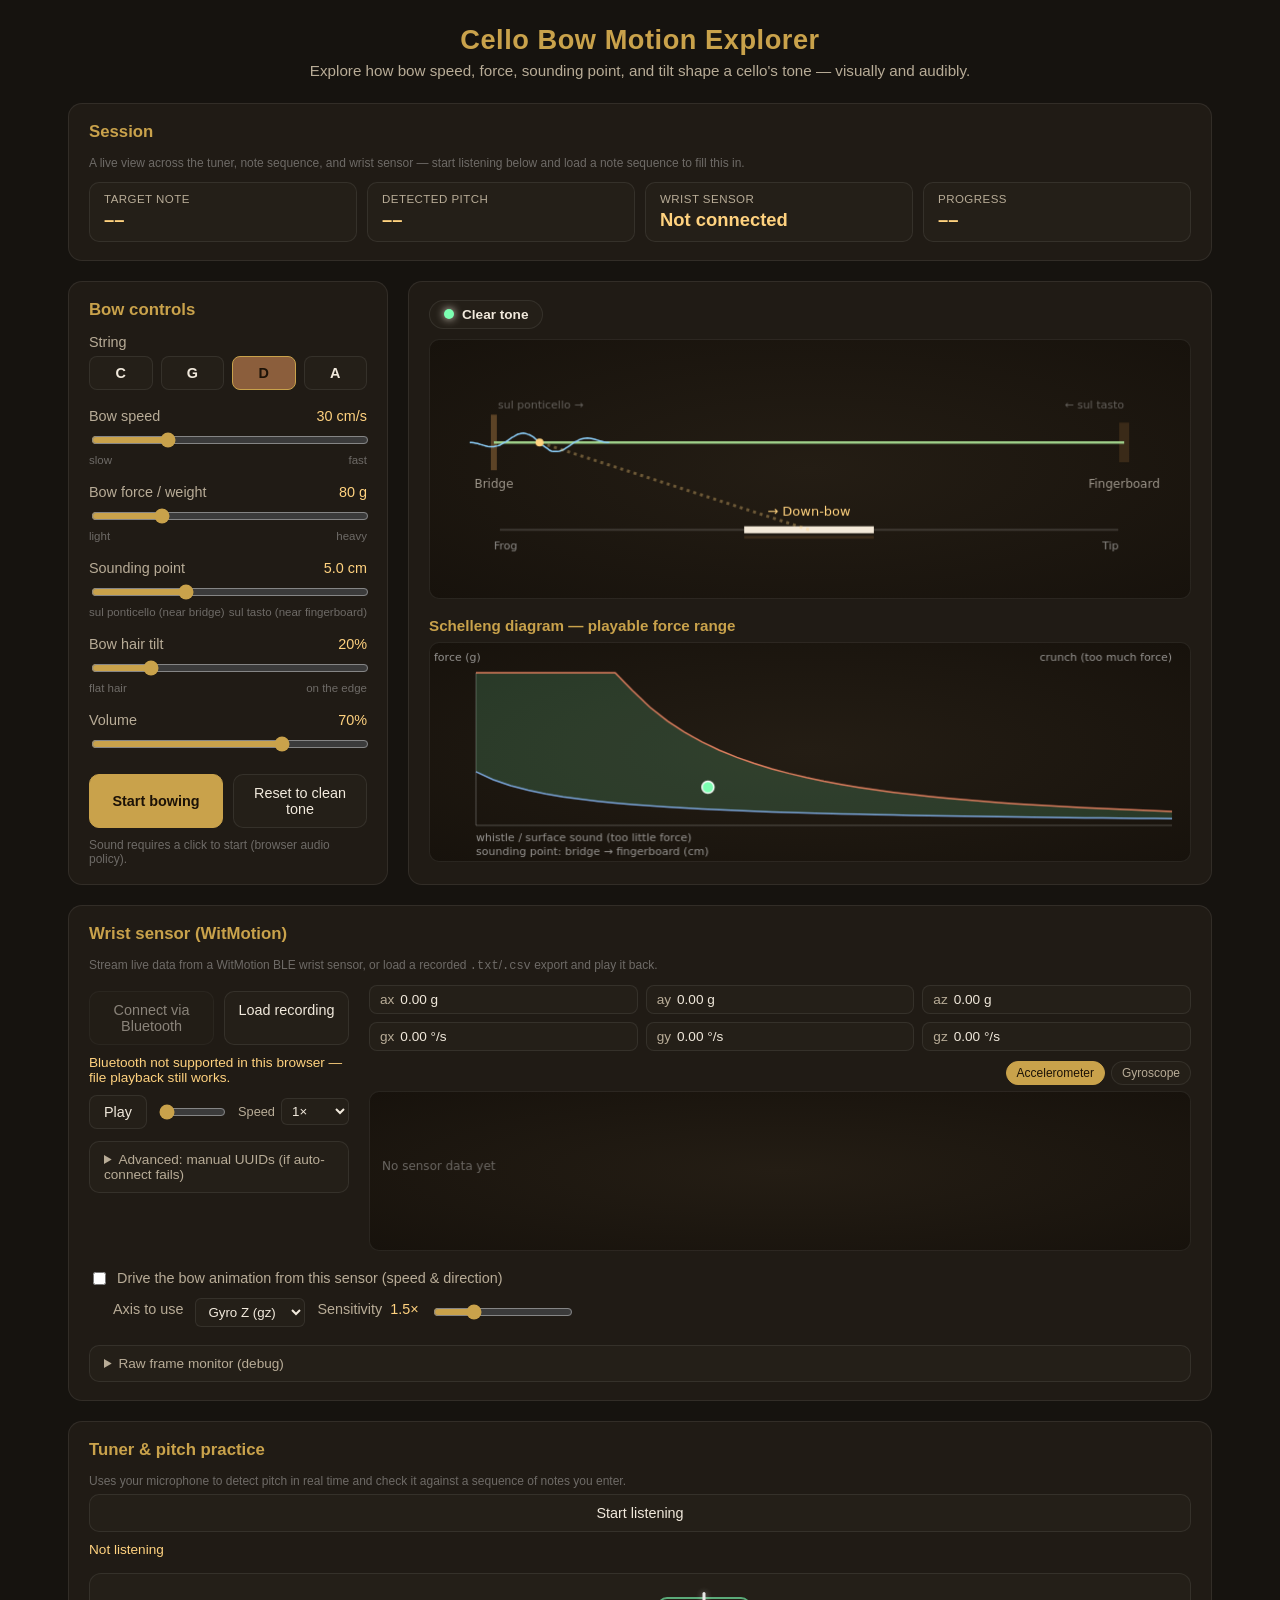
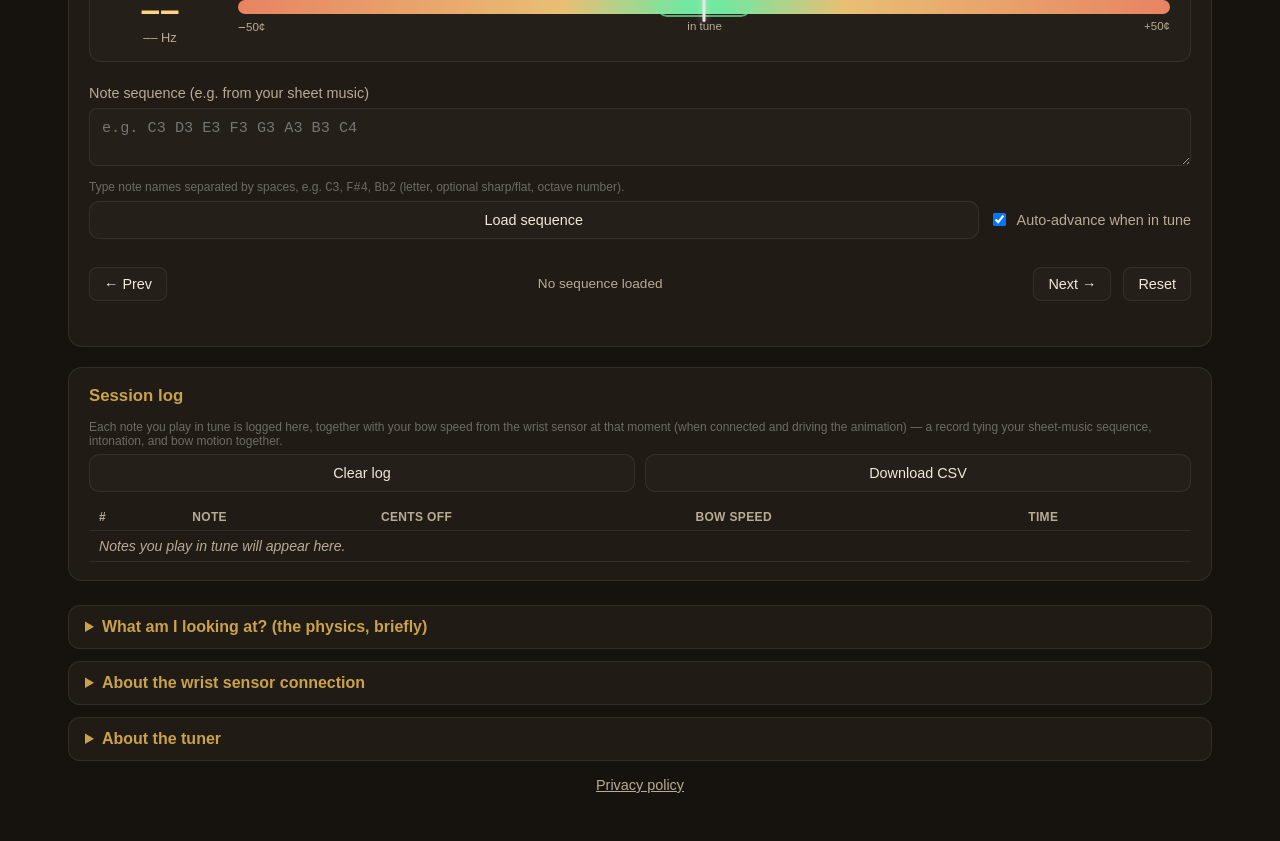
<file: index.html>
<!DOCTYPE html>
<html lang="en">
<head>
<meta charset="UTF-8" />
<meta name="viewport" content="width=device-width, initial-scale=1.0" />
<title>Cello Bow Motion Explorer</title>
<meta name="description" content="Explore cello bowing physics, stream wrist-sensor motion, and practise intonation with a live tuner." />
<meta name="theme-color" content="#16130f" />
<link rel="manifest" href="manifest.webmanifest" />
<link rel="icon" href="icons/icon.svg" type="image/svg+xml" />
<link rel="icon" href="icons/icon-192.png" type="image/png" sizes="192x192" />
<link rel="apple-touch-icon" href="icons/apple-touch-icon.png" />
<link rel="stylesheet" href="css/styles.css" />
</head>
<body>
  <header class="app-header">
    <h1>Cello Bow Motion Explorer</h1>
    <p class="subtitle">Explore how bow speed, force, sounding point, and tilt shape a cello's tone — visually and audibly.</p>
  </header>

  <section class="panel session-panel" aria-label="Practice session summary">
    <h2>Session</h2>
    <p class="hint">
      A live view across the tuner, note sequence, and wrist sensor — start listening below and load a note
      sequence to fill this in.
    </p>
    <div class="session-stats">
      <div class="session-stat">
        <span class="session-stat-label">Target note</span>
        <span class="session-stat-value" id="sessionTarget">––</span>
      </div>
      <div class="session-stat">
        <span class="session-stat-label">Detected pitch</span>
        <span class="session-stat-value" id="sessionDetected">––</span>
      </div>
      <div class="session-stat">
        <span class="session-stat-label">Wrist sensor</span>
        <span class="session-stat-value" id="sessionSensor">Not connected</span>
      </div>
      <div class="session-stat">
        <span class="session-stat-label">Progress</span>
        <span class="session-stat-value" id="sessionProgress">––</span>
      </div>
    </div>
  </section>

  <main class="app-main">
    <section class="panel controls" aria-label="Bowing controls">
      <h2>Bow controls</h2>

      <div class="control-group">
        <label for="stringSelect">String</label>
        <div class="string-buttons" id="stringButtons" role="radiogroup" aria-label="String selection"></div>
      </div>

      <div class="control-group">
        <label for="speedSlider">Bow speed <span class="value" id="speedValue"></span></label>
        <input type="range" id="speedSlider" min="5" max="100" step="1" />
        <div class="range-hint"><span>slow</span><span>fast</span></div>
      </div>

      <div class="control-group">
        <label for="forceSlider">Bow force / weight <span class="value" id="forceValue"></span></label>
        <input type="range" id="forceSlider" min="10" max="300" step="1" />
        <div class="range-hint"><span>light</span><span>heavy</span></div>
      </div>

      <div class="control-group">
        <label for="soundingPointSlider">Sounding point <span class="value" id="soundingPointValue"></span></label>
        <input type="range" id="soundingPointSlider" min="1.5" max="12" step="0.1" />
        <div class="range-hint"><span>sul ponticello (near bridge)</span><span>sul tasto (near fingerboard)</span></div>
      </div>

      <div class="control-group">
        <label for="tiltSlider">Bow hair tilt <span class="value" id="tiltValue"></span></label>
        <input type="range" id="tiltSlider" min="0" max="100" step="1" />
        <div class="range-hint"><span>flat hair</span><span>on the edge</span></div>
      </div>

      <div class="control-group">
        <label for="volumeSlider">Volume <span class="value" id="volumeValue"></span></label>
        <input type="range" id="volumeSlider" min="0" max="100" step="1" />
      </div>

      <div class="control-buttons">
        <button id="playButton" class="primary">Start bowing</button>
        <button id="resetButton">Reset to clean tone</button>
      </div>

      <p class="hint">Sound requires a click to start (browser audio policy).</p>
    </section>

    <section class="panel visuals" aria-label="Bow and string visualization">
      <div class="zone-badge" id="zoneBadge">
        <span class="zone-dot" id="zoneDot"></span>
        <span id="zoneLabel">Clear tone</span>
      </div>
      <canvas id="stringCanvas" class="viz-canvas" aria-label="String and bow animation"></canvas>

      <h3>Schelleng diagram — playable force range</h3>
      <canvas id="diagramCanvas" class="viz-canvas diagram-canvas" aria-label="Bow force vs sounding point diagram"></canvas>
    </section>
  </main>

  <section class="panel sensor-panel" aria-label="Wrist accelerometer sensor">
    <h2>Wrist sensor (WitMotion)</h2>
    <p class="hint">
      Stream live data from a WitMotion BLE wrist sensor, or load a recorded
      <code>.txt</code>/<code>.csv</code> export and play it back.
    </p>

    <div class="sensor-grid">
      <div class="sensor-source">
        <div class="control-buttons">
          <button id="bleConnectButton">Connect via Bluetooth</button>
          <label class="file-button" for="fileInput">Load recording
            <input type="file" id="fileInput" accept=".txt,.csv" hidden />
          </label>
        </div>
        <p class="status-line" id="sensorStatus">Not connected</p>
        <p class="hint" id="fileWarning"></p>

        <div class="playback-controls" id="playbackControls" hidden>
          <button id="playbackToggle">Play</button>
          <input type="range" id="playbackScrub" min="0" max="1" step="0.001" value="0" />
          <label class="inline-label">Speed
            <select id="playbackSpeed">
              <option value="0.25">0.25×</option>
              <option value="0.5">0.5×</option>
              <option value="1" selected>1×</option>
              <option value="2">2×</option>
              <option value="4">4×</option>
            </select>
          </label>
        </div>

        <details class="advanced">
          <summary>Advanced: manual UUIDs (if auto-connect fails)</summary>
          <div class="control-group">
            <label for="serviceUuidInput">Service UUID</label>
            <input type="text" id="serviceUuidInput" placeholder="e.g. 0000ffe5-0000-1000-8000-00805f9a34fb" />
          </div>
          <div class="control-group">
            <label for="charUuidInput">Notify characteristic UUID</label>
            <input type="text" id="charUuidInput" placeholder="e.g. 0000ffe4-0000-1000-8000-00805f9a34fb" />
          </div>
          <p class="hint">
            Find these with a generic BLE scanner app (e.g. nRF Connect) if the default WitMotion UUIDs
            don't match your sensor.
          </p>
        </details>
      </div>

      <div class="sensor-readout">
        <div class="readout-row">
          <div class="readout-tile"><span class="readout-label">ax</span><span id="axValue">0.00</span> g</div>
          <div class="readout-tile"><span class="readout-label">ay</span><span id="ayValue">0.00</span> g</div>
          <div class="readout-tile"><span class="readout-label">az</span><span id="azValue">0.00</span> g</div>
          <div class="readout-tile"><span class="readout-label">gx</span><span id="gxValue">0.00</span> °/s</div>
          <div class="readout-tile"><span class="readout-label">gy</span><span id="gyValue">0.00</span> °/s</div>
          <div class="readout-tile"><span class="readout-label">gz</span><span id="gzValue">0.00</span> °/s</div>
        </div>
        <div class="chart-toolbar">
          <div class="chart-mode-buttons" id="chartModeButtons" role="radiogroup" aria-label="Chart channel">
            <button type="button" data-mode="accel" class="active">Accelerometer</button>
            <button type="button" data-mode="gyro">Gyroscope</button>
          </div>
        </div>
        <canvas id="sensorChartCanvas" class="viz-canvas sensor-chart-canvas"></canvas>
      </div>
    </div>

    <div class="control-group drive-bow-group">
      <label class="checkbox-label">
        <input type="checkbox" id="driveBowCheckbox" />
        Drive the bow animation from this sensor (speed &amp; direction)
      </label>
      <div class="drive-bow-options" id="driveBowOptions">
        <label for="axisSelect">Axis to use</label>
        <select id="axisSelect">
          <option value="gz">Gyro Z (gz)</option>
          <option value="gy">Gyro Y (gy)</option>
          <option value="gx">Gyro X (gx)</option>
          <option value="ax">Accel X (ax)</option>
          <option value="ay">Accel Y (ay)</option>
          <option value="az">Accel Z (az)</option>
        </select>
        <label for="sensitivitySlider">Sensitivity <span class="value" id="sensitivityValue"></span></label>
        <input type="range" id="sensitivitySlider" min="0.2" max="5" step="0.1" />
      </div>
    </div>

    <details class="advanced">
      <summary>Raw frame monitor (debug)</summary>
      <pre class="raw-monitor" id="rawMonitor">Waiting for data…</pre>
    </details>
  </section>

  <section class="panel tuner-panel" aria-label="Microphone tuner and pitch practice">
    <h2>Tuner &amp; pitch practice</h2>
    <p class="hint">
      Uses your microphone to detect pitch in real time and check it against a sequence of notes you enter.
    </p>

    <div class="control-buttons">
      <button id="micToggleButton">Start listening</button>
    </div>
    <p class="status-line" id="micStatus">Not listening</p>

    <div class="tuner-display">
      <div class="tuner-readout">
        <span class="tuner-note" id="tunerNote">––</span>
        <span class="tuner-freq" id="tunerFreq">–– Hz</span>
      </div>
      <div class="tuner-meter">
        <div class="tuner-track">
          <div class="tuner-zone-green"></div>
          <div class="tuner-center-line"></div>
          <div class="tuner-needle" id="tunerNeedle"></div>
        </div>
        <div class="tuner-scale">
          <span>‒50¢</span>
          <span>in tune</span>
          <span>+50¢</span>
        </div>
      </div>
    </div>

    <div class="practice-section">
      <label for="noteSequenceInput">Note sequence (e.g. from your sheet music)</label>
      <textarea id="noteSequenceInput" rows="2" placeholder="e.g. C3 D3 E3 F3 G3 A3 B3 C4"></textarea>
      <p class="hint">
        Type note names separated by spaces, e.g. <code>C3</code>, <code>F#4</code>, <code>Bb2</code>
        (letter, optional sharp/flat, octave number).
      </p>
      <div class="control-buttons">
        <button id="loadSequenceButton">Load sequence</button>
        <label class="checkbox-label">
          <input type="checkbox" id="autoAdvanceCheckbox" checked />
          Auto-advance when in tune
        </label>
      </div>
      <p class="hint" id="sequenceWarning"></p>

      <div class="note-strip" id="noteStrip"></div>

      <div class="sequence-controls">
        <button id="prevNoteButton">← Prev</button>
        <span id="sequenceProgress">No sequence loaded</span>
        <button id="nextNoteButton">Next →</button>
        <button id="resetSequenceButton">Reset</button>
      </div>
      <p class="practice-feedback" id="practiceFeedback"></p>
    </div>
  </section>

  <section class="panel session-log-panel" aria-label="Session log">
    <h2>Session log</h2>
    <p class="hint">
      Each note you play in tune is logged here, together with your bow speed from the wrist sensor at that
      moment (when connected and driving the animation) — a record tying your sheet-music sequence, intonation,
      and bow motion together.
    </p>
    <div class="control-buttons">
      <button id="clearLogButton">Clear log</button>
      <button id="downloadLogButton">Download CSV</button>
    </div>
    <table class="session-log-table">
      <thead>
        <tr>
          <th>#</th>
          <th>Note</th>
          <th>Cents off</th>
          <th>Bow speed</th>
          <th>Time</th>
        </tr>
      </thead>
      <tbody id="sessionLogBody">
        <tr class="session-log-empty">
          <td colspan="5">Notes you play in tune will appear here.</td>
        </tr>
      </tbody>
    </table>
  </section>

  <footer class="app-footer">
    <details>
      <summary>What am I looking at? (the physics, briefly)</summary>
      <p>
        For a cello string to vibrate cleanly (in "Helmholtz motion"), the bow force has to sit within a range
        that depends on bow speed and how far from the bridge you bow (the <strong>sounding point</strong>).
        Too little force and the bow slips too easily &mdash; you get a thin, breathy <em>surface sound / whistle</em>.
        Too much force and the string sticks and slips multiple times per cycle &mdash; a harsh <em>crunch</em>.
        This relationship is classically summarized by the <strong>Schelleng diagram</strong>: a wedge-shaped region
        of usable force that widens with bow speed and narrows as you bow further from the bridge.
      </p>
      <p class="disclaimer">
        This app uses a simplified, pedagogically-tuned version of that relationship (not a precise acoustic
        simulation) to make the trends explorable and audible.
      </p>
    </details>
    <details>
      <summary>About the wrist sensor connection</summary>
      <p>
        Live streaming uses the <strong>Web Bluetooth API</strong>, which requires Chrome or Edge (desktop or
        Android) over HTTPS or localhost &mdash; it isn't available on iOS at all. WitMotion sensors don't use a
        single standardized GATT UUID across every model, so this app ships with the commonly used
        WT901BLE/BWT901BLE values and falls back to scanning for any notifying characteristic; if it can't find
        your sensor's data channel automatically, use the Advanced UUID fields once you've found them with a
        generic BLE scanner app.
      </p>
    </details>
    <details>
      <summary>About the tuner</summary>
      <p>
        Pitch detection uses your microphone and runs entirely in the browser (audio never leaves your device).
        It needs HTTPS or localhost, same as the Bluetooth sensor above. Detection uses autocorrelation on the raw
        waveform, tuned for the cello's range (roughly 55&ndash;1400 Hz) &mdash; very quiet or noisy input, or
        multiple simultaneous notes (double stops/chords), won't track reliably since this only detects a single
        pitch at a time.
      </p>
    </details>
    <p class="footer-links"><a href="privacy.html">Privacy policy</a></p>
  </footer>

  <script src="js/physics.js"></script>
  <script src="js/audio.js"></script>
  <script src="js/visualizer.js"></script>
  <script src="js/diagram.js"></script>
  <script src="js/witmotionParser.js"></script>
  <script src="js/sensorFileParser.js"></script>
  <script src="js/bleConnector.js"></script>
  <script src="js/sensorChart.js"></script>
  <script src="js/noteUtils.js"></script>
  <script src="js/pitchDetector.js"></script>
  <script src="js/micTuner.js"></script>
  <script src="js/main.js"></script>
  <script>
    if ("serviceWorker" in navigator && window.isSecureContext) {
      navigator.serviceWorker.register("sw.js");
    }
  </script>
</body>
</html>
</file>
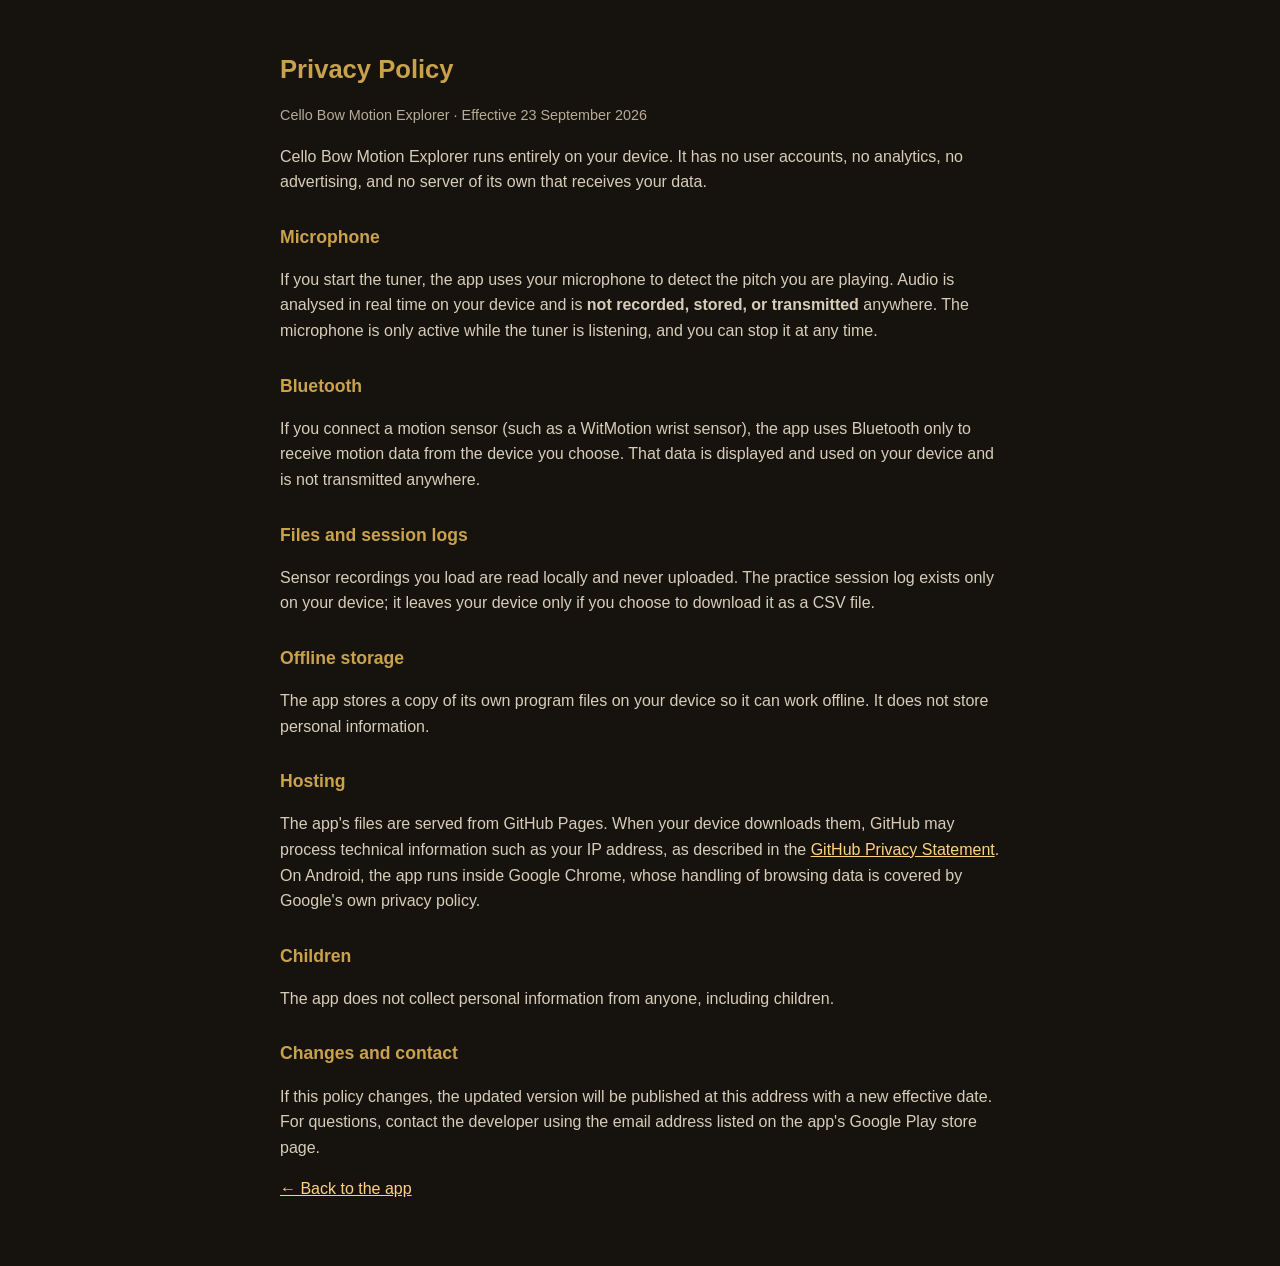
<file: privacy.html>
<!DOCTYPE html>
<html lang="en">
<head>
<meta charset="UTF-8" />
<meta name="viewport" content="width=device-width, initial-scale=1.0" />
<title>Privacy Policy — Cello Bow Motion Explorer</title>
<meta name="theme-color" content="#16130f" />
<link rel="icon" href="icons/icon.svg" type="image/svg+xml" />
<style>
  body {
    margin: 0;
    background: #16130f;
    color: #f1e9dc;
    font-family: -apple-system, BlinkMacSystemFont, "Segoe UI", Roboto, Helvetica, Arial, sans-serif;
    line-height: 1.6;
  }
  main {
    max-width: 720px;
    margin: 0 auto;
    padding: 32px 20px 48px;
  }
  h1 { color: #c9a24b; font-size: 1.6rem; margin-bottom: 4px; }
  h2 { color: #c9a24b; font-size: 1.1rem; margin-top: 28px; }
  p, li { color: #d8cdb9; }
  .muted { color: #b8ac97; font-size: 0.9rem; }
  a { color: #ffd27f; }
</style>
</head>
<body>
<main>
  <h1>Privacy Policy</h1>
  <p class="muted">Cello Bow Motion Explorer &middot; Effective 23 September 2026</p>

  <p>
    Cello Bow Motion Explorer runs entirely on your device. It has no user accounts, no analytics, no
    advertising, and no server of its own that receives your data.
  </p>

  <h2>Microphone</h2>
  <p>
    If you start the tuner, the app uses your microphone to detect the pitch you are playing. Audio is analysed
    in real time on your device and is <strong>not recorded, stored, or transmitted</strong> anywhere. The
    microphone is only active while the tuner is listening, and you can stop it at any time.
  </p>

  <h2>Bluetooth</h2>
  <p>
    If you connect a motion sensor (such as a WitMotion wrist sensor), the app uses Bluetooth only to receive
    motion data from the device you choose. That data is displayed and used on your device and is not
    transmitted anywhere.
  </p>

  <h2>Files and session logs</h2>
  <p>
    Sensor recordings you load are read locally and never uploaded. The practice session log exists only on
    your device; it leaves your device only if you choose to download it as a CSV file.
  </p>

  <h2>Offline storage</h2>
  <p>
    The app stores a copy of its own program files on your device so it can work offline. It does not store
    personal information.
  </p>

  <h2>Hosting</h2>
  <p>
    The app's files are served from GitHub Pages. When your device downloads them, GitHub may process technical
    information such as your IP address, as described in the
    <a href="https://docs.github.com/en/site-policy/privacy-policies/github-general-privacy-statement">GitHub
    Privacy Statement</a>. On Android, the app runs inside Google Chrome, whose handling of browsing data is
    covered by Google's own privacy policy.
  </p>

  <h2>Children</h2>
  <p>The app does not collect personal information from anyone, including children.</p>

  <h2>Changes and contact</h2>
  <p>
    If this policy changes, the updated version will be published at this address with a new effective date.
    For questions, contact the developer using the email address listed on the app's Google Play store page.
  </p>

  <p><a href="./">&larr; Back to the app</a></p>
</main>
</body>
</html>
</file>
<file: css/styles.css>
:root {
  --bg: #16130f;
  --panel: #201b15;
  --panel-2: #241f18;
  --wood: #8b5e3c;
  --wood-light: #c9a24b;
  --text: #f1e9dc;
  --text-dim: #b8ac97;
  --accent: #ffd27f;
  --clean: #7cffb2;
  --crunch: #ff8f6b;
  --whistle: #b8a8ff;
  --border: rgba(255, 255, 255, 0.08);
}

* {
  box-sizing: border-box;
}

html, body {
  margin: 0;
  padding: 0;
  background: var(--bg);
  color: var(--text);
  font-family: -apple-system, BlinkMacSystemFont, "Segoe UI", Roboto, Helvetica, Arial, sans-serif;
}

.app-header {
  padding: 24px 28px 8px;
  text-align: center;
}

.app-header h1 {
  margin: 0 0 6px;
  font-size: 1.7rem;
  color: var(--wood-light);
  letter-spacing: 0.02em;
}

.subtitle {
  margin: 0;
  color: var(--text-dim);
  font-size: 0.95rem;
}

.app-main {
  display: grid;
  grid-template-columns: 320px 1fr;
  gap: 20px;
  padding: 0 28px;
  max-width: 1200px;
  margin: 0 auto 20px;
}

@media (max-width: 860px) {
  .app-main {
    grid-template-columns: 1fr;
  }
}

.panel {
  background: var(--panel);
  border: 1px solid var(--border);
  border-radius: 14px;
  padding: 18px 20px;
}

.panel h2 {
  margin-top: 0;
  font-size: 1.05rem;
  color: var(--wood-light);
}

.session-panel,
.sensor-panel,
.tuner-panel,
.session-log-panel {
  width: min(1144px, calc(100% - 56px));
  margin: 0 auto 20px;
}

.session-panel {
  margin-top: 16px;
}

.session-stats {
  display: grid;
  grid-template-columns: repeat(auto-fit, minmax(150px, 1fr));
  gap: 10px;
  margin-top: 12px;
}

.session-stat {
  display: flex;
  flex-direction: column;
  gap: 4px;
  background: var(--panel-2);
  border: 1px solid var(--border);
  border-radius: 10px;
  padding: 10px 14px;
}

.session-stat-label {
  font-size: 0.72rem;
  text-transform: uppercase;
  letter-spacing: 0.04em;
  color: var(--text-dim);
}

.session-stat-value {
  font-size: 1.15rem;
  font-weight: 700;
  color: var(--accent);
  font-variant-numeric: tabular-nums;
}

.session-stat-value.in-tune {
  color: var(--clean);
}

.session-stat-value.out-of-tune {
  color: var(--crunch);
}

.session-log-table {
  width: 100%;
  border-collapse: collapse;
  margin-top: 12px;
  font-size: 0.88rem;
}

.session-log-table th {
  text-align: left;
  color: var(--text-dim);
  font-weight: 600;
  font-size: 0.75rem;
  text-transform: uppercase;
  letter-spacing: 0.03em;
  padding: 6px 10px;
  border-bottom: 1px solid var(--border);
}

.session-log-table td {
  padding: 7px 10px;
  border-bottom: 1px solid var(--border);
  font-variant-numeric: tabular-nums;
  color: var(--text);
}

.session-log-table tr.session-log-empty td {
  color: var(--text-dim);
  font-style: italic;
}

.control-group {
  margin-bottom: 18px;
}

.control-group label {
  display: flex;
  justify-content: space-between;
  gap: 8px;
  font-size: 0.9rem;
  color: var(--text-dim);
  margin-bottom: 6px;
}

.control-group label .value {
  color: var(--accent);
  font-variant-numeric: tabular-nums;
}

input[type="range"] {
  width: 100%;
  accent-color: var(--wood-light);
}

.range-hint {
  display: flex;
  justify-content: space-between;
  font-size: 0.72rem;
  color: rgba(255, 255, 255, 0.35);
  margin-top: 2px;
}

.string-buttons {
  display: flex;
  gap: 8px;
}

.string-buttons button {
  flex: 1;
  padding: 8px 0;
  border-radius: 8px;
  border: 1px solid var(--border);
  background: var(--panel-2);
  color: var(--text);
  font-weight: 600;
  cursor: pointer;
}

.string-buttons button.active {
  background: var(--wood);
  border-color: var(--wood-light);
  color: #1c1207;
}

.control-buttons {
  display: flex;
  gap: 10px;
  margin-top: 6px;
}

button {
  font-family: inherit;
  font-size: 0.9rem;
  padding: 8px 14px;
  border-radius: 8px;
  border: 1px solid var(--border);
  background: var(--panel-2);
  color: var(--text);
  cursor: pointer;
}

button:disabled {
  opacity: 0.5;
  cursor: not-allowed;
}

.control-buttons button {
  flex: 1;
  padding: 10px 12px;
  border-radius: 10px;
  border: 1px solid var(--border);
  background: var(--panel-2);
  color: var(--text);
  cursor: pointer;
}

.control-buttons button.primary {
  background: var(--wood-light);
  color: #1c1207;
  font-weight: 700;
  border-color: var(--wood-light);
}

.control-buttons button.primary.active {
  background: var(--crunch);
  border-color: var(--crunch);
}

.hint {
  font-size: 0.75rem;
  color: rgba(255, 255, 255, 0.35);
  margin: 10px 0 0;
}

.visuals h3 {
  margin: 18px 0 8px;
  font-size: 0.95rem;
  color: var(--wood-light);
  font-weight: 600;
}

.viz-canvas {
  width: 100%;
  height: 260px;
  display: block;
  background: radial-gradient(ellipse at center, #241d14 0%, #17120c 100%);
  border-radius: 10px;
  border: 1px solid var(--border);
}

.diagram-canvas {
  height: 220px;
}

.zone-badge {
  display: inline-flex;
  align-items: center;
  gap: 8px;
  padding: 6px 14px;
  border-radius: 999px;
  background: var(--panel-2);
  border: 1px solid var(--border);
  font-weight: 600;
  font-size: 0.85rem;
  margin-bottom: 10px;
}

.zone-dot {
  width: 10px;
  height: 10px;
  border-radius: 50%;
  background: var(--clean);
  box-shadow: 0 0 8px currentColor;
}

.sensor-panel h2 {
  margin-top: 0;
  font-size: 1.05rem;
  color: var(--wood-light);
}

.sensor-grid {
  display: grid;
  grid-template-columns: 260px 1fr;
  gap: 20px;
  margin-top: 12px;
}

@media (max-width: 860px) {
  .sensor-grid {
    grid-template-columns: 1fr;
  }
}

.file-button {
  flex: 1;
  padding: 10px 12px;
  border-radius: 10px;
  border: 1px solid var(--border);
  background: var(--panel-2);
  color: var(--text);
  cursor: pointer;
  text-align: center;
  font-size: 0.9rem;
}

.status-line {
  margin: 10px 0 4px;
  font-size: 0.85rem;
  color: var(--accent);
}

.playback-controls {
  display: flex;
  align-items: center;
  gap: 10px;
  margin: 10px 0;
}

.playback-controls #playbackScrub {
  flex: 1;
}

.inline-label {
  display: flex;
  align-items: center;
  gap: 6px;
  font-size: 0.8rem;
  color: var(--text-dim);
  white-space: nowrap;
}

.inline-label select {
  background: var(--panel-2);
  color: var(--text);
  border: 1px solid var(--border);
  border-radius: 6px;
  padding: 4px 6px;
}

details.advanced {
  margin-top: 12px;
  background: var(--panel-2);
  border: 1px solid var(--border);
  border-radius: 10px;
  padding: 10px 14px;
}

details.advanced summary {
  cursor: pointer;
  color: var(--text-dim);
  font-size: 0.85rem;
}

details.advanced input[type="text"] {
  width: 100%;
  background: var(--panel);
  color: var(--text);
  border: 1px solid var(--border);
  border-radius: 6px;
  padding: 6px 8px;
  font-size: 0.85rem;
}

.readout-row {
  display: grid;
  grid-template-columns: repeat(3, 1fr);
  gap: 8px;
  margin-bottom: 10px;
}

.readout-tile {
  background: var(--panel-2);
  border: 1px solid var(--border);
  border-radius: 8px;
  padding: 6px 10px;
  font-size: 0.85rem;
  font-variant-numeric: tabular-nums;
}

.readout-label {
  color: var(--text-dim);
  margin-right: 6px;
}

.chart-toolbar {
  display: flex;
  justify-content: flex-end;
  margin-bottom: 6px;
}

.chart-mode-buttons {
  display: flex;
  gap: 6px;
}

.chart-mode-buttons button {
  padding: 4px 10px;
  border-radius: 999px;
  border: 1px solid var(--border);
  background: var(--panel-2);
  color: var(--text-dim);
  cursor: pointer;
  font-size: 0.75rem;
}

.chart-mode-buttons button.active {
  background: var(--wood-light);
  color: #1c1207;
  border-color: var(--wood-light);
}

.sensor-chart-canvas {
  height: 160px;
}

.drive-bow-group {
  margin-top: 18px;
}

.control-group .checkbox-label {
  justify-content: flex-start;
}

.checkbox-label {
  display: flex;
  align-items: center;
  gap: 8px;
  font-size: 0.9rem;
  color: var(--text);
}

.drive-bow-options {
  display: flex;
  align-items: center;
  gap: 12px;
  margin-top: 10px;
  padding-left: 24px;
  flex-wrap: wrap;
}

.drive-bow-options[hidden] {
  display: none;
}

.drive-bow-options select {
  background: var(--panel-2);
  color: var(--text);
  border: 1px solid var(--border);
  border-radius: 6px;
  padding: 5px 8px;
}

.drive-bow-options input[type="range"] {
  width: 140px;
}

.raw-monitor {
  max-height: 140px;
  overflow-y: auto;
  font-family: "SF Mono", Consolas, monospace;
  font-size: 0.72rem;
  color: var(--text-dim);
  white-space: pre-wrap;
  word-break: break-all;
  margin: 8px 0 0;
}

.tuner-panel h2 {
  margin-top: 0;
  font-size: 1.05rem;
  color: var(--wood-light);
}

.tuner-display {
  display: flex;
  align-items: center;
  gap: 28px;
  flex-wrap: wrap;
  margin: 16px 0 22px;
  padding: 16px 20px;
  background: var(--panel-2);
  border: 1px solid var(--border);
  border-radius: 12px;
}

.tuner-readout {
  display: flex;
  flex-direction: column;
  align-items: center;
  min-width: 100px;
}

.tuner-note {
  font-size: 2.2rem;
  font-weight: 700;
  color: var(--accent);
  font-variant-numeric: tabular-nums;
}

.tuner-freq {
  font-size: 0.8rem;
  color: var(--text-dim);
  font-variant-numeric: tabular-nums;
}

.tuner-meter {
  flex: 1;
  min-width: 220px;
}

.tuner-track {
  position: relative;
  height: 14px;
  border-radius: 999px;
  background: linear-gradient(90deg, #ff8f6b, #ffd27f 35%, #7cffb2 48%, #7cffb2 52%, #ffd27f 65%, #ff8f6b);
  opacity: 0.9;
}

.tuner-zone-green {
  position: absolute;
  left: 45%;
  width: 10%;
  top: -3px;
  bottom: -3px;
  border-radius: 999px;
  border: 2px solid rgba(124, 255, 178, 0.7);
  box-sizing: border-box;
}

.tuner-center-line {
  position: absolute;
  left: 50%;
  top: -6px;
  bottom: -6px;
  width: 1px;
  background: rgba(255, 255, 255, 0.5);
}

.tuner-needle {
  position: absolute;
  top: -8px;
  left: 50%;
  width: 3px;
  height: 30px;
  background: #fff;
  border-radius: 2px;
  transform: translateX(-50%);
  box-shadow: 0 0 6px rgba(255, 255, 255, 0.6);
  transition: left 0.08s linear;
}

.tuner-scale {
  display: flex;
  justify-content: space-between;
  font-size: 0.72rem;
  color: var(--text-dim);
  margin-top: 6px;
}

.practice-section textarea {
  width: 100%;
  background: var(--panel-2);
  color: var(--text);
  border: 1px solid var(--border);
  border-radius: 8px;
  padding: 10px 12px;
  font-family: "SF Mono", Consolas, monospace;
  font-size: 0.95rem;
  resize: vertical;
  margin-top: 6px;
}

.practice-section label {
  font-size: 0.9rem;
  color: var(--text-dim);
}

.note-strip {
  display: flex;
  flex-wrap: wrap;
  gap: 6px;
  margin: 14px 0;
}

.note-chip {
  padding: 6px 12px;
  border-radius: 8px;
  border: 1px solid var(--border);
  background: var(--panel-2);
  color: var(--text-dim);
  font-size: 0.85rem;
  font-variant-numeric: tabular-nums;
}

.note-chip.current {
  border-color: var(--accent);
  color: var(--accent);
  font-weight: 700;
  box-shadow: 0 0 8px rgba(255, 210, 127, 0.35);
}

.note-chip.correct {
  border-color: var(--clean);
  color: var(--clean);
  background: rgba(124, 255, 178, 0.1);
}

.sequence-controls {
  display: flex;
  align-items: center;
  gap: 12px;
  margin-top: 4px;
}

.sequence-controls span {
  color: var(--text-dim);
  font-size: 0.85rem;
  flex: 1;
  text-align: center;
}

.practice-feedback {
  margin: 10px 0 0;
  font-size: 0.88rem;
  color: var(--accent);
  min-height: 1.2em;
}

.footer-links {
  text-align: center;
  font-size: 0.8rem;
}

.footer-links a {
  color: var(--text-dim);
}

.app-footer {
  max-width: 1200px;
  margin: 0 auto;
  padding: 4px 28px 32px;
}

.app-footer details {
  background: var(--panel);
  border: 1px solid var(--border);
  border-radius: 12px;
  padding: 12px 16px;
  margin-bottom: 12px;
}

.app-footer summary {
  cursor: pointer;
  color: var(--wood-light);
  font-weight: 600;
}

.app-footer p {
  color: var(--text-dim);
  line-height: 1.5;
  font-size: 0.9rem;
}

.app-footer .disclaimer {
  font-size: 0.78rem;
  color: rgba(255, 255, 255, 0.35);
}

@media (max-width: 600px) {
  .app-header {
    padding: 20px 16px 4px;
  }

  .app-header h1 {
    font-size: 1.4rem;
  }

  .app-main {
    padding: 0 16px;
    gap: 16px;
    margin-bottom: 16px;
  }

  .session-panel,
  .sensor-panel,
  .tuner-panel,
  .session-log-panel {
    width: calc(100% - 32px);
    margin-bottom: 16px;
  }

  .panel {
    padding: 16px;
  }

  .session-stats {
    grid-template-columns: repeat(2, 1fr);
  }

  .sequence-controls {
    flex-wrap: wrap;
  }

  .sequence-controls span {
    flex-basis: 100%;
    order: -1;
  }

  .sequence-controls button {
    flex: 1;
    white-space: nowrap;
  }

  .app-footer {
    padding: 4px 16px 32px;
  }
}
</file>
